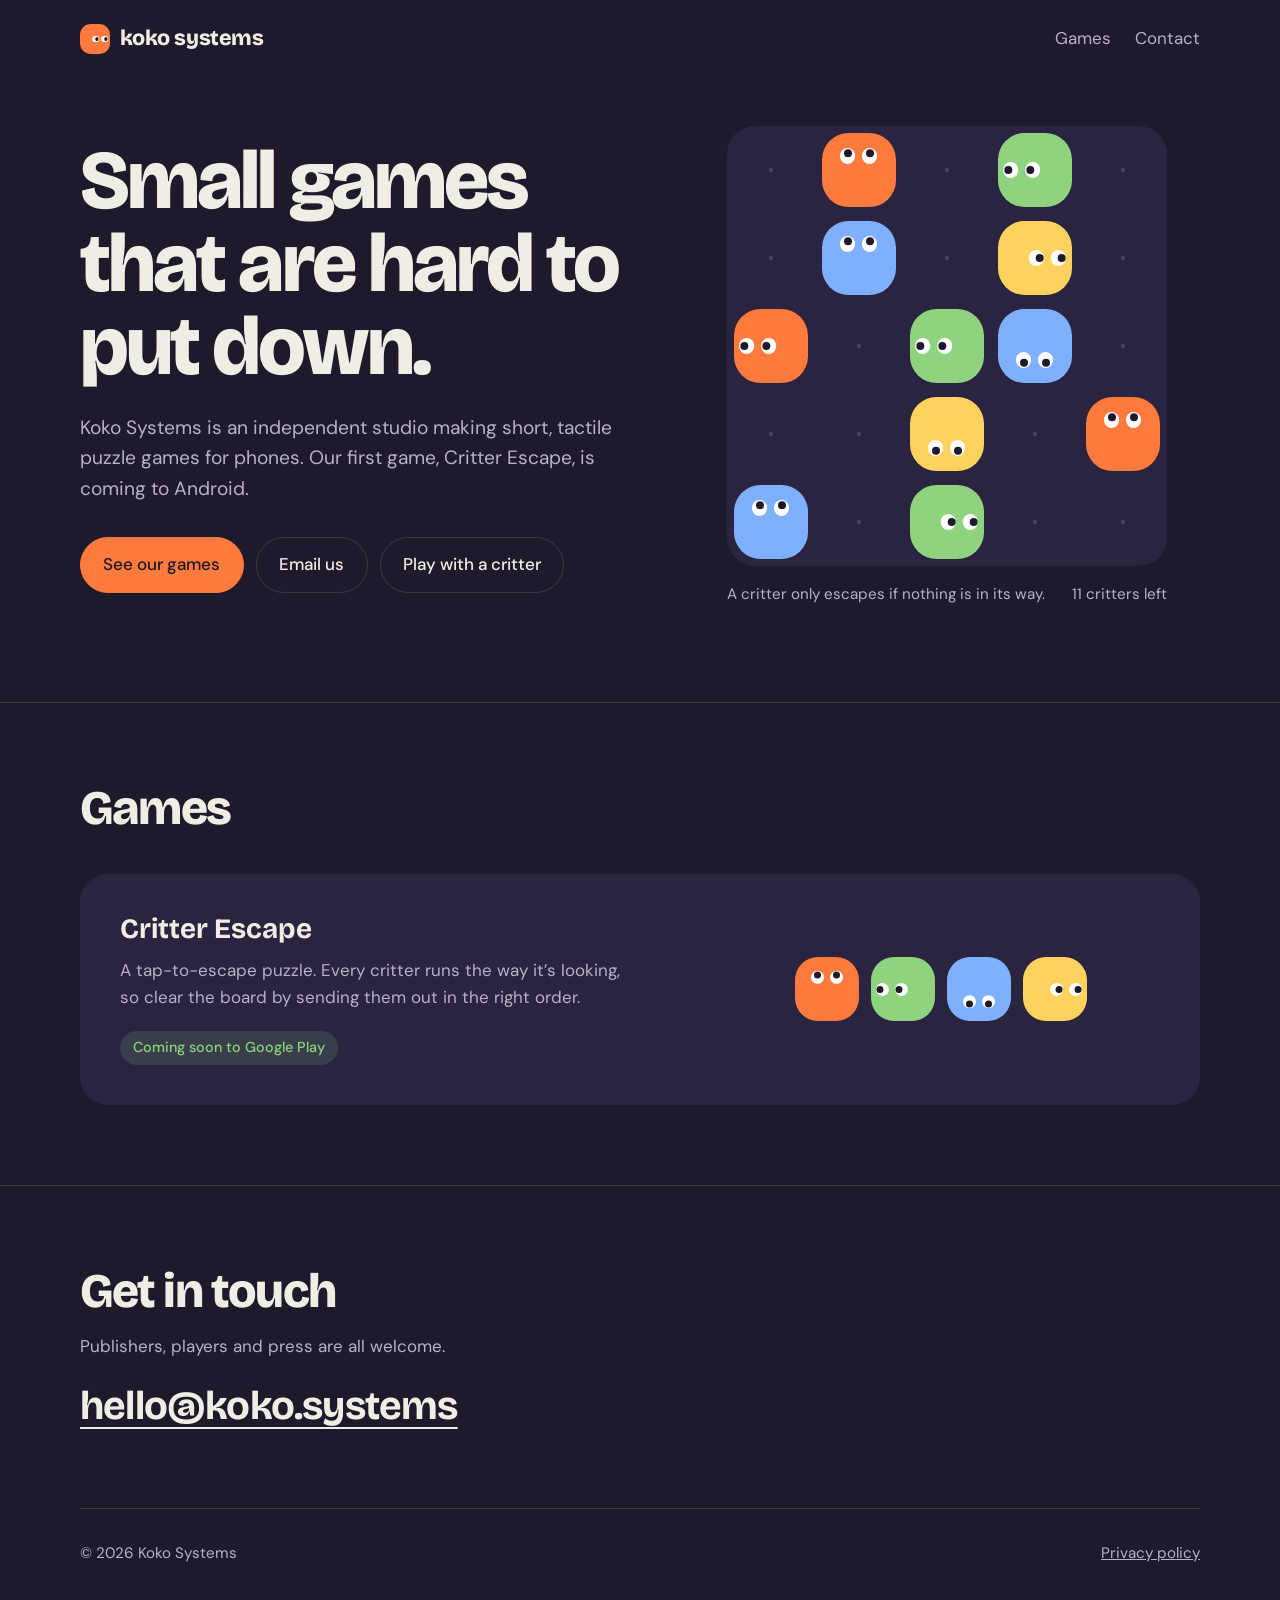
<file: index.html>
<!doctype html>
<html lang="en">
<head>
  <meta charset="utf-8">
  <meta name="viewport" content="width=device-width, initial-scale=1">
  <title>Koko Systems – small games that are hard to put down</title>
  <meta name="description" content="Koko Systems is an independent studio making short, tactile puzzle games for phones.">
  <link rel="preconnect" href="https://fonts.googleapis.com">
  <link rel="preconnect" href="https://fonts.gstatic.com" crossorigin>
  <link href="https://fonts.googleapis.com/css2?family=Bricolage+Grotesque:opsz,wght@12..96,700;12..96,800&family=DM+Sans:wght@400;500&display=swap" rel="stylesheet">
  <link rel="stylesheet" href="style.css">
</head>
<body>
  <header class="wrap top">
    <a class="logo" href="./">
      <span class="mini" data-dir="right" aria-hidden="true"><span class="bod"><span class="eyes"><span class="eye"></span><span class="eye"></span></span></span></span>
      koko systems
    </a>
    <nav aria-label="Main">
      <ul>
        <li><a href="#games">Games</a></li>
        <li><a href="#contact">Contact</a></li>
      </ul>
    </nav>
  </header>

  <main>
    <section class="wrap hero">
      <div>
        <h1>Small games that are hard to put down.</h1>
        <p class="lede">Koko Systems is an independent studio making short, tactile puzzle games for phones. Our first game, Critter Escape, is coming to Android.</p>
        <div class="actions">
          <a class="btn btn-main" href="#games">See our games</a>
          <a class="btn" href="mailto:hello@koko.systems">Email us</a>
          <button class="btn" id="play" type="button" aria-pressed="false">Play with a critter</button>
        </div>
        <p class="hint" id="hint" hidden>Move with WASD or the arrow keys. Walk to the logo to say hi. Esc stops.</p>
      </div>

      <div class="play">
        <div class="board" id="board" role="group" aria-label="Mini puzzle: tap critters to let them escape">
          <div class="win">
            <p>Board cleared.<br>That’s Critter Escape.</p>
            <button class="btn btn-main" type="button" id="again">Play again</button>
          </div>
        </div>
        <div class="board-foot">
          <span>A critter only escapes if nothing is in its way.</span>
          <span id="left" aria-live="polite"></span>
        </div>
      </div>
    </section>

    <section class="section" id="games">
      <div class="wrap">
        <h2>Games</h2>
        <article class="game">
          <div>
            <h3>Critter Escape</h3>
            <p>A tap-to-escape puzzle. Every critter runs the way it’s looking, so clear the board by sending them out in the right order.</p>
            <span class="tag">Coming soon to Google Play</span>
          </div>
          <div class="lineup" aria-hidden="true">
            <span class="mini" data-dir="up" style="--col: var(--fox)"><span class="bod"><span class="eyes"><span class="eye"></span><span class="eye"></span></span></span></span>
            <span class="mini" data-dir="left" style="--col: var(--leaf)"><span class="bod"><span class="eyes"><span class="eye"></span><span class="eye"></span></span></span></span>
            <span class="mini" data-dir="down" style="--col: var(--sky)"><span class="bod"><span class="eyes"><span class="eye"></span><span class="eye"></span></span></span></span>
            <span class="mini" data-dir="right" style="--col: var(--sun)"><span class="bod"><span class="eyes"><span class="eye"></span><span class="eye"></span></span></span></span>
          </div>
        </article>
      </div>
    </section>

    <section class="section" id="contact">
      <div class="wrap">
        <h2>Get in touch</h2>
        <p>Publishers, players and press are all welcome.</p>
        <a class="mail" href="mailto:hello@koko.systems">hello@koko.systems</a>
      </div>
    </section>
  </main>

  <footer class="wrap foot">
    <span>© 2026 Koko Systems</span>
    <a href="privacy/">Privacy policy</a>
  </footer>

  <div class="stick" id="stick" hidden aria-hidden="true"><span class="knob"></span></div>

  <script>
    const LEVEL = [
      [0, 1, "up", "fox"], [1, 1, "up", "sky"], [0, 3, "left", "leaf"],
      [1, 3, "right", "sun"], [2, 0, "left", "fox"], [2, 2, "left", "leaf"],
      [2, 3, "down", "sky"], [3, 2, "down", "sun"], [4, 2, "right", "leaf"],
      [3, 4, "up", "fox"], [4, 0, "up", "sky"]
    ];
    const STEP = { up: [-1, 0], down: [1, 0], left: [0, -1], right: [0, 1] };
    const board = document.getElementById("board");
    const leftEl = document.getElementById("left");
    const calm = matchMedia("(prefers-reduced-motion: reduce)").matches;
    let occupied, remaining;

    const showCount = () => {
      leftEl.textContent = remaining ? `${remaining} critters left` : "All free";
    };

    const isBlocked = (r, c, dir) => {
      const [dr, dc] = STEP[dir];
      for (r += dr, c += dc; r >= 0 && r < 5 && c >= 0 && c < 5; r += dr, c += dc) {
        if (occupied.has(`${r},${c}`)) return true;
      }
      return false;
    };

    function tap(el, r, c, dir) {
      if (isBlocked(r, c, dir)) {
        el.classList.remove("nope");
        void el.offsetWidth;
        el.classList.add("nope");
        return;
      }
      const [dr, dc] = STEP[dir];
      occupied.delete(`${r},${c}`);
      el.disabled = true;
      el.style.transform = `translate(${dc * 600}%, ${dr * 600}%)`;
      setTimeout(() => el.remove(), calm ? 0 : 500);
      remaining--;
      showCount();
      if (!remaining) setTimeout(() => board.classList.add("cleared"), calm ? 0 : 450);
    }

    function setup(back) {
      board.querySelectorAll(".critter").forEach(el => el.remove());
      board.classList.remove("cleared");
      occupied = new Set(LEVEL.map(([r, c]) => `${r},${c}`));
      remaining = LEVEL.length;
      for (const [r, c, dir, col] of LEVEL) {
        const el = document.createElement("button");
        el.type = "button";
        el.className = "critter";
        el.dataset.dir = dir;
        el.style.cssText = `--r:${r};--c:${c};--col:var(--${col})`;
        el.setAttribute("aria-label", `Critter facing ${dir}`);
        if (back && !calm) el.style.transform = `translate(${STEP[dir][1] * 600}%, ${STEP[dir][0] * 600}%)`;
        el.innerHTML = '<span class="bod"><span class="eyes"><span class="eye"></span><span class="eye"></span></span></span>';
        el.addEventListener("click", () => tap(el, r, c, dir));
        board.appendChild(el);
      }
      if (back && !calm) {
        void board.offsetWidth;
        const all = board.querySelectorAll(".critter");
        all.forEach(el => { el.classList.add("return"); el.style.transform = ""; });
        setTimeout(() => all.forEach(el => el.classList.remove("return")), 600);
      }
      showCount();
    }

    document.getElementById("again").addEventListener("click", () => setup(true));
    setup();

    const fly = () => {
      if (document.hidden || board.querySelectorAll(".fly").length >= 2) return;
      const W = board.clientWidth, H = board.clientHeight;
      const depth = .4 + Math.random() * .6, size = Math.round(6 + 12 * depth);
      const onEdge = e => { const t = Math.random(); return [[t * W, -size], [W + size, t * H], [t * W, H + size], [-size, t * H]][e]; };
      const e1 = Math.floor(Math.random() * 4), e2 = (e1 + 1 + Math.floor(Math.random() * 3)) % 4;
      const [sx, sy] = onEdge(e1), [ex, ey] = onEdge(e2);
      const cx = (sx + ex) / 2 + (Math.random() - .5) * W * .8, cy = (sy + ey) / 2 + (Math.random() - .5) * H * .8;
      const frames = [0, .25, .5, .75, 1].map(t => {
        const a = (1 - t) * (1 - t), b = 2 * (1 - t) * t, d = t * t;
        return { transform: `translate(${a * sx + b * cx + d * ex}px, ${a * sy + b * cy + d * ey}px)` };
      });
      const el = document.createElement("span");
      el.className = "fly";
      el.style.cssText = `width:${size}px;height:${size}px;opacity:${(.12 + .2 * depth).toFixed(2)};background:var(--${["fox", "leaf", "sky", "sun"][Math.floor(Math.random() * 4)]})`;
      board.prepend(el);
      el.animate(frames, { duration: (11 - 5 * depth) * 1000, easing: "linear" }).onfinish = () => el.remove();
    };
    const ship = () => {
      if (document.hidden || board.querySelector(".ship")) return;
      const W = board.clientWidth, H = board.clientHeight, s = 22, ltr = Math.random() < .5;
      const sx = ltr ? -2 * s : W + 2 * s, ex = ltr ? W + 2 * s : -2 * s;
      const sy = H * (.1 + Math.random() * .8), ey = Math.max(0, Math.min(H, sy + (Math.random() - .5) * H * .5));
      const cx = W / 2, cy = (sy + ey) / 2 + (Math.random() - .5) * H * .3;
      const frames = [0, .2, .4, .6, .8, 1].map(t => {
        const a = (1 - t) * (1 - t), b = 2 * (1 - t) * t, d = t * t;
        const vx = 2 * (1 - t) * (cx - sx) + 2 * t * (ex - cx), vy = 2 * (1 - t) * (cy - sy) + 2 * t * (ey - cy);
        return { transform: `translate(${a * sx + b * cx + d * ex}px, ${a * sy + b * cy + d * ey}px) rotate(${Math.atan2(vy, vx)}rad)` };
      });
      const el = document.createElement("span");
      el.className = "ship";
      board.prepend(el);
      el.animate(frames, { duration: (16 + Math.random() * 8) * 1000, easing: "linear" }).onfinish = () => el.remove();
    };

    // Grid dots that slowly brighten with a soft halo, a few at a time
    const lit = new Set();
    const glint = () => {
      if (document.hidden || lit.size >= 5) return;
      const free = [...Array(25).keys()].filter(i => !lit.has(i) && !occupied.has(`${Math.floor(i / 5)},${i % 5}`));
      if (!free.length) return;
      const k = free[Math.floor(Math.random() * free.length)];
      lit.add(k);
      const el = document.createElement("span");
      el.className = "glint";
      el.style.cssText = `left:${(k % 5) * 20 + 10}%;top:${Math.floor(k / 5) * 20 + 10}%;animation-duration:${(3 + Math.random() * 2.5).toFixed(1)}s`;
      el.addEventListener("animationend", () => { lit.delete(k); el.remove(); });
      board.prepend(el);
    };

    // Fading trail behind anything that moves (critters, flyers, the ship)
    const TRACK = ".critter .bod, .mini:not(.player) .bod, .fly, .ship";
    const seen = new WeakMap();
    const ghost = (el, r, b) => {
      const isShip = el.classList.contains("ship"), cs = getComputedStyle(el);
      const w = isShip ? el.offsetHeight * .9 : r.width, h = isShip ? w : r.height;
      const inBoard = board.contains(el);
      const x = (inBoard ? r.left - b.left : r.left + scrollX) + (r.width - w) / 2;
      const y = (inBoard ? r.top - b.top : r.top + scrollY) + (r.height - h) / 2;
      const g = document.createElement("span");
      g.className = "ghost";
      g.style.cssText = `width:${w}px;height:${h}px;background:${isShip ? cs.color : cs.backgroundColor};border-radius:${isShip ? "50%" : cs.borderRadius};animation-duration:${isShip ? 1.4 : el.classList.contains("fly") ? .8 : .5}s`;
      g.style.setProperty("--gx", x + "px");
      g.style.setProperty("--gy", y + "px");
      g.style.setProperty("--go", Math.min(.35, +cs.opacity || .3));
      g.addEventListener("animationend", () => g.remove());
      (inBoard ? board : document.body)[inBoard ? "prepend" : "append"](g);
    };
    const sample = () => {
      if (!document.hidden) {
        const b = board.getBoundingClientRect();
        document.querySelectorAll(TRACK).forEach(el => {
          const r = el.getBoundingClientRect(), x = r.left + scrollX + r.width / 2, y = r.top + scrollY + r.height / 2, p = seen.get(el);
          if (!p) return seen.set(el, [x, y]);
          const gap = el.classList.contains("ship") ? 6 : Math.max(8, r.width * .35);
          if (Math.hypot(x - p[0], y - p[1]) < gap) return;
          seen.set(el, [x, y]);
          ghost(el, r, b);
        });
      }
      requestAnimationFrame(sample);
    };

    if (!calm) {
      const loop = () => { fly(); setTimeout(loop, 3000 + Math.random() * 4000); };
      setTimeout(loop, 1200);
      const shipLoop = () => { ship(); setTimeout(shipLoop, 16000 + Math.random() * 12000); };
      setTimeout(shipLoop, 4000);
      requestAnimationFrame(sample);
      const glow = () => { glint(); setTimeout(glow, 700 + Math.random() * 1500); };
      setTimeout(glow, 600);
    }
  </script>
  <script>
    (() => {
      const btn = document.getElementById("play");
      const hint = document.getElementById("hint");
      const logo = document.querySelector(".logo");
      const DIR = { arrowup: "up", w: "up", arrowdown: "down", s: "down", arrowleft: "left", a: "left", arrowright: "right", d: "right" };
      const VEC = { up: [0, -1], down: [0, 1], left: [-1, 0], right: [1, 0] };
      const SPEED = 280;
      let SIZE = 44;
      const calm = matchMedia("(prefers-reduced-motion: reduce)").matches;
      const touch = matchMedia("(hover: none) and (pointer: coarse)").matches;
      const HINT = hint.textContent, STICK_HINT = "Drag the stick to move. Walk to the logo to say hi.";
      const stick = document.getElementById("stick"), knob = stick.firstElementChild, R = 34;
      let pad = [0, 0];
      let el = null, x = 0, y = 0, lx = 0, ly = 0, last = 0, held = [], touching = false, fussing = false, raf = 0;

      const clamp = (v, lo, hi) => Math.max(lo, Math.min(hi, v));
      const hits = (a, b) => a.left < b.right && a.right > b.left && a.top < b.bottom && a.bottom > b.top;

      const love = () => {
        el.classList.remove("love");
        void el.offsetWidth;
        el.classList.add("love");
        for (let i = 0; i < 3; i++) {
          const h = document.createElement("span");
          h.className = "heart";
          h.textContent = "\u2665";
          h.setAttribute("aria-hidden", "true");
          h.style.setProperty("--dx", (i - 1) * 18 + "px");
          h.style.animationDelay = i * .25 + "s";
          h.addEventListener("animationend", () => h.remove());
          el.append(h);
        }
        setTimeout(() => el && el.classList.remove("love"), 1600);
      };

      const SELECTOR = ".critter, .mini:not(.player)";

      const nudge = () => {
        const p = el.getBoundingClientRect(), px = p.left + p.width / 2, py = p.top + p.height / 2;
        document.querySelectorAll(SELECTOR).forEach(h => {
          const r = h.getBoundingClientRect();
          const dx = px - (r.left + r.width / 2), dy = py - (r.top + r.height / 2);
          const d = Math.hypot(dx, dy) || 1, ux = dx / d, uy = dy / d;
          const push = Math.max(0, Math.min(48, 22 + r.width * .42 + 4 - d));
          h.classList.toggle("watching", d < 170);
          h.classList.toggle("shoved", push > 0);
          h.style.setProperty("--wx", ux * 35 + "%");
          h.style.setProperty("--wy", uy * 35 + "%");
          h.querySelector(".bod").style.translate = push ? `${-ux * push}px ${-uy * push}px` : "";
        });
      };

      const inBoard = () => {
        const p = el.getBoundingClientRect(), b = board.getBoundingClientRect();
        const cx = p.left + p.width / 2, cy = p.top + p.height / 2;
        return cx > b.left && cx < b.right && cy > b.top && cy < b.bottom;
      };

      const fuss = () => {
        const me = el;
        fussing = true;
        const bang = document.createElement("span");
        bang.className = "bang";
        bang.textContent = "!";
        bang.setAttribute("aria-hidden", "true");
        me.append(bang);
        setTimeout(() => { if (el !== me) return; bang.remove(); me.classList.add("shake"); }, 1300);
        setTimeout(() => { if (el !== me) return; me.classList.remove("shake"); setup(true); fussing = false; setTimeout(() => { if (el === me) love(); }, 550); }, 2000);
      };

      const steer = e => {
        const r = stick.getBoundingClientRect();
        let dx = e.clientX - (r.left + r.width / 2), dy = e.clientY - (r.top + r.height / 2);
        const d = Math.hypot(dx, dy), k = d > R ? R / d : 1;
        dx *= k; dy *= k;
        knob.style.translate = `${dx}px ${dy}px`;
        const m = Math.hypot(dx, dy) / R, f = m < .15 ? 0 : ((m - .15) / .85) ** 1.5;
        pad = f ? [dx / (m * R) * f, dy / (m * R) * f] : [0, 0];
      };
      const release = () => {
        stick.classList.remove("on");
        knob.style.translate = "";
        pad = [0, 0];
      };
      stick.addEventListener("pointerdown", e => { stick.setPointerCapture(e.pointerId); stick.classList.add("on"); steer(e); });
      stick.addEventListener("pointermove", e => { if (stick.hasPointerCapture(e.pointerId)) steer(e); });
      stick.addEventListener("pointerup", release);
      stick.addEventListener("pointercancel", release);

      const fit = () => {
        SIZE = clamp(Math.round(board.clientWidth * .168), 28, 44);
        document.documentElement.style.setProperty("--ps", SIZE + "px");
      };

      const puff = () => {
        const p = document.createElement("span");
        p.className = "trail";
        p.style.setProperty("--tx", x + "px");
        p.style.setProperty("--ty", y + "px");
        p.addEventListener("animationend", () => p.remove());
        document.body.append(p);
      };

      const tick = t => {
        const dt = Math.min((t - last) / 1000, .05);
        last = t;
        let dx = 0, dy = 0;
        held.forEach(d => { dx += VEC[d][0]; dy += VEC[d][1]; });
        dx += pad[0]; dy += pad[1];
        if (dx || dy) {
          const n = Math.max(1, Math.hypot(dx, dy)), root = document.documentElement, sp = Math.min(SPEED, innerWidth * .45);
          x = clamp(x + dx / n * sp * dt, 0, root.scrollWidth - SIZE);
          y = clamp(y + dy / n * sp * dt, 0, root.scrollHeight - SIZE);
          el.dataset.dir = pad[0] || pad[1] ? (Math.abs(dx) > Math.abs(dy) ? (dx > 0 ? "right" : "left") : (dy > 0 ? "down" : "up")) : held[held.length - 1];
          el.style.transform = `translate(${x}px, ${y}px)`;
          if (!calm && Math.hypot(x - lx, y - ly) > 12) { puff(); lx = x; ly = y; }
          const r = el.getBoundingClientRect(), m = 120;
          if (r.top < m) scrollBy({ top: r.top - m, behavior: "instant" });
          else if (r.bottom > innerHeight - m) scrollBy({ top: r.bottom - innerHeight + m, behavior: "instant" });
          const now = hits(el.getBoundingClientRect(), logo.getBoundingClientRect());
          if (now && !touching) love();
          touching = now;
          nudge();
        }
        if (!fussing && remaining === 0 && inBoard()) fuss();
        raf = requestAnimationFrame(tick);
      };

      const start = () => {
        fit();
        el = document.createElement("span");
        el.className = "mini player";
        el.dataset.dir = "right";
        el.style.setProperty("--col", "var(--sky)");
        el.setAttribute("aria-hidden", "true");
        el.innerHTML = '<span class="bod"><span class="eyes"><span class="eye"></span><span class="eye"></span></span></span>';
        x = scrollX + innerWidth / 2;
        y = scrollY + innerHeight / 2;
        lx = x; ly = y;
        el.style.transform = `translate(${x}px, ${y}px)`;
        document.body.append(el);
        btn.textContent = "Stop playing";
        btn.setAttribute("aria-pressed", "true");
        hint.textContent = touch ? STICK_HINT : HINT;
        hint.hidden = false;
        stick.hidden = !touch;
        last = performance.now();
        raf = requestAnimationFrame(tick);
      };

      const stop = () => {
        cancelAnimationFrame(raf);
        document.querySelectorAll(SELECTOR).forEach(h => {
          h.classList.remove("watching", "shoved");
          h.querySelector(".bod").style.translate = "";
        });
        el.remove();
        el = null;
        held = [];
        touching = false;
        fussing = false;
        btn.textContent = "Play with a critter";
        btn.setAttribute("aria-pressed", "false");
        hint.hidden = true;
        stick.hidden = true;
        release();
      };

      btn.addEventListener("click", () => (el ? stop() : start()));

      addEventListener("keydown", e => {
        if (!el || e.ctrlKey || e.metaKey || e.altKey) return;
        if (e.key === "Escape") return stop();
        const d = DIR[e.key.toLowerCase()];
        if (!d) return;
        e.preventDefault();
        if (!held.includes(d)) held.push(d);
      });
      addEventListener("keyup", e => {
        const d = DIR[e.key.toLowerCase()];
        held = held.filter(k => k !== d);
      });
      addEventListener("blur", () => { held = []; });
      addEventListener("resize", () => { if (el) fit(); });
    })();
  </script>
</body>
</html>
</file>
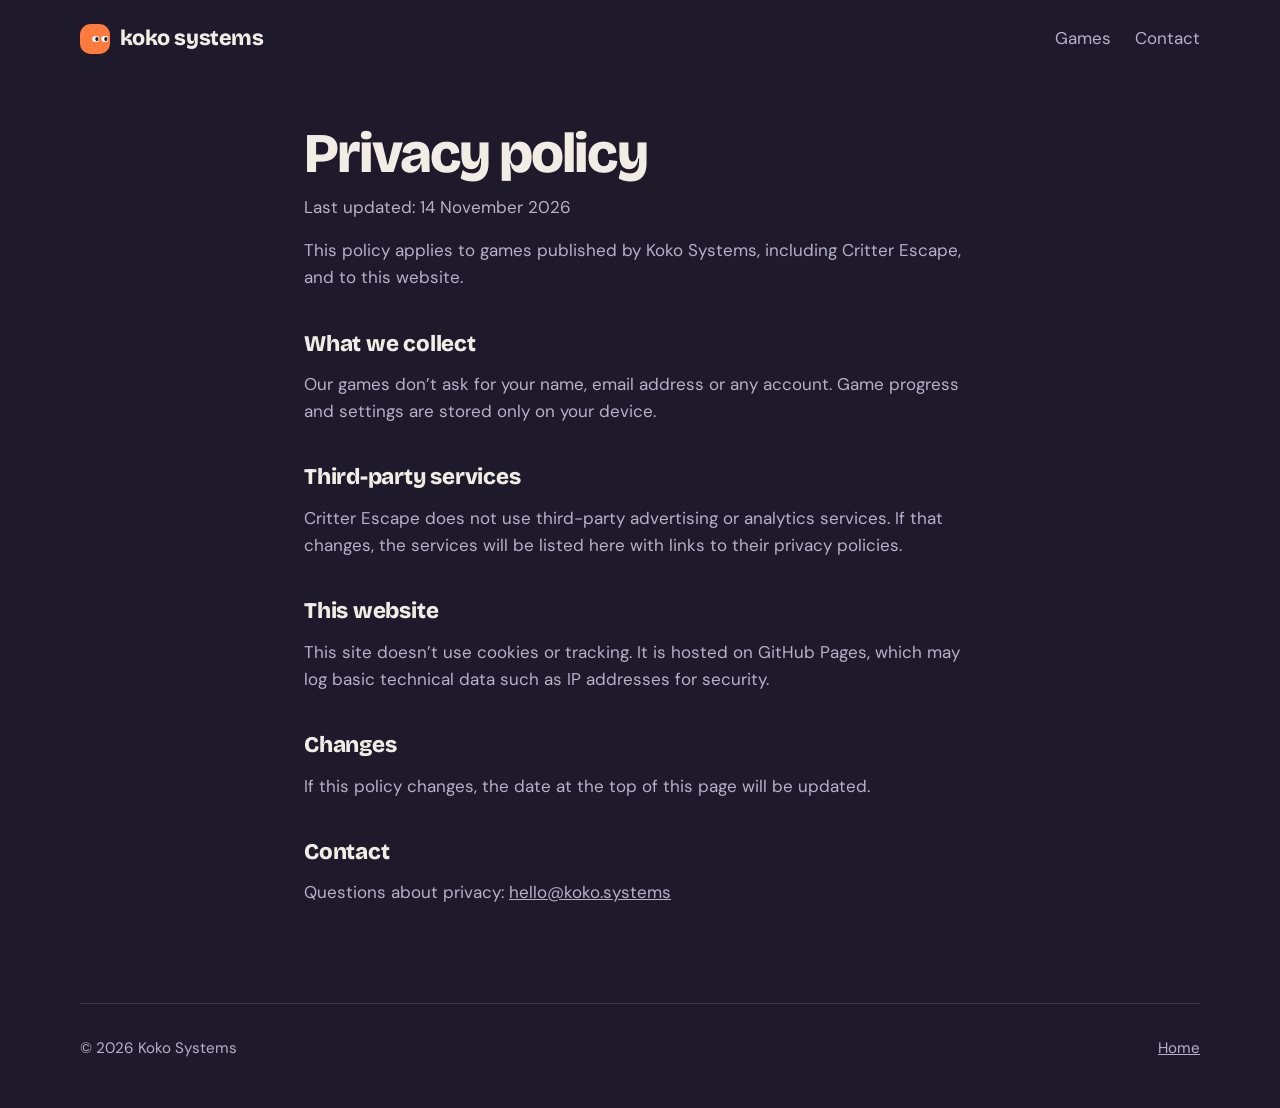
<file: privacy/index.html>
<!doctype html>
<html lang="en">
<head>
  <meta charset="utf-8">
  <meta name="viewport" content="width=device-width, initial-scale=1">
  <title>Privacy policy – Koko Systems</title>
  <link rel="preconnect" href="https://fonts.googleapis.com">
  <link rel="preconnect" href="https://fonts.gstatic.com" crossorigin>
  <link href="https://fonts.googleapis.com/css2?family=Bricolage+Grotesque:opsz,wght@12..96,700;12..96,800&family=DM+Sans:wght@400;500&display=swap" rel="stylesheet">
  <link rel="stylesheet" href="../style.css">
</head>
<body>
  <header class="wrap top">
    <a class="logo" href="../">
      <span class="mini" data-dir="right" aria-hidden="true"><span class="bod"><span class="eyes"><span class="eye"></span><span class="eye"></span></span></span></span>
      koko systems
    </a>
    <nav aria-label="Main">
      <ul>
        <li><a href="../#games">Games</a></li>
        <li><a href="../#contact">Contact</a></li>
      </ul>
    </nav>
  </header>

  <main class="wrap doc">
    <h1>Privacy policy</h1>
    <p class="updated">Last updated: 14 November 2026</p>

    <p>This policy applies to games published by Koko Systems, including Critter Escape, and to this website.</p>

    <h2>What we collect</h2>
    <p>Our games don’t ask for your name, email address or any account. Game progress and settings are stored only on your device.</p>

    <!-- EDIT THIS SECTION: list every SDK in the build (ads, analytics, crash reporting) with a link to its privacy policy. -->
    <h2>Third-party services</h2>
    <p>Critter Escape does not use third-party advertising or analytics services. If that changes, the services will be listed here with links to their privacy policies.</p>

    <h2>This website</h2>
    <p>This site doesn’t use cookies or tracking. It is hosted on GitHub Pages, which may log basic technical data such as IP addresses for security.</p>

    <h2>Changes</h2>
    <p>If this policy changes, the date at the top of this page will be updated.</p>

    <h2>Contact</h2>
    <p>Questions about privacy: <a href="mailto:hello@koko.systems">hello@koko.systems</a></p>
  </main>

  <footer class="wrap foot">
    <span>© 2026 Koko Systems</span>
    <a href="../">Home</a>
  </footer>
</body>
</html>
</file>
<file: style.css>
:root {
  color-scheme: dark;
  --burrow: #1E1A2B;
  --den: #2A2440;
  --chalk: #F2EDE4;
  --mute: #B9B0C9;
  --line: rgba(242, 237, 228, .14);
  --fox: #FF7A3D;
  --leaf: #8FD37E;
  --sky: #7FB0FF;
  --sun: #FFD25E;
  --display: "Bricolage Grotesque", "Arial Black", system-ui, sans-serif;
  --text: "DM Sans", system-ui, -apple-system, "Segoe UI", sans-serif;
}

* { box-sizing: border-box; margin: 0; }
html { scroll-behavior: smooth; }
body {
  background: var(--burrow);
  color: var(--chalk);
  font: 400 1.0625rem/1.6 var(--text);
  -webkit-font-smoothing: antialiased;
}
a { color: inherit; }
:focus-visible { outline: 3px solid var(--sun); outline-offset: 3px; border-radius: 6px; }
.wrap { width: min(1120px, 100% - 3rem); margin-inline: auto; }

/* Header */
.top { display: flex; align-items: center; justify-content: space-between; gap: 1rem; padding-block: 1.5rem; }
.logo { display: flex; align-items: center; gap: .6rem; font: 800 1.35rem/1 var(--display); letter-spacing: -.02em; text-decoration: none; }
.top ul { display: flex; gap: 1.5rem; list-style: none; padding: 0; }
.top ul a { color: var(--mute); text-decoration: none; }
.top ul a:hover { color: var(--chalk); }

/* Critter (shared by board, logo and lineup) */
.bod { display: grid; place-items: center; width: 100%; height: 100%; border-radius: 36%; background: var(--col, var(--fox)); }
.eyes { display: flex; justify-content: center; gap: 14%; width: 62%; transform: translate(var(--ex, 0), var(--ey, 0)); }
.eye { display: grid; place-items: center; width: 34%; aspect-ratio: 1; border-radius: 50%; background: #fff; }
.eye::after { content: ""; width: 52%; aspect-ratio: 1; border-radius: 50%; background: var(--burrow); transform: translate(var(--px, 0), var(--py, 0)); }
[data-dir="up"]    { --ex: 0;    --ey: -90%; --px: 0;    --py: -35%; --bx: 0;    --by: -12%; }
[data-dir="down"]  { --ex: 0;    --ey: 90%;  --px: 0;    --py: 35%;  --bx: 0;    --by: 12%; }
[data-dir="left"]  { --ex: -28%; --ey: 0;    --px: -35%; --py: 0;    --bx: -12%; --by: 0; }
[data-dir="right"] { --ex: 28%;  --ey: 0;    --px: 35%;  --py: 0;    --bx: 12%;  --by: 0; }
/* Eyes: blink, and look around slowly (right, left, up, down) before settling back */
@media (prefers-reduced-motion: no-preference) {
  .eye { animation: blink 6s infinite; animation-delay: calc(var(--c, 0) * -1.1s + var(--r, 0) * -.7s); }
  .eye::after { animation: look 11s ease-in-out infinite; animation-delay: calc(var(--c, 0) * -1.7s + var(--r, 0) * -2.3s); }
}
@keyframes blink { 0%, 93%, 100% { transform: scaleY(1); } 96% { transform: scaleY(.08); } }
@keyframes look {
  0%, 55%, 100% { transform: translate(var(--px, 0), var(--py, 0)); }
  62% { transform: translate(35%, 0); }
  70% { transform: translate(-35%, 0); }
  78% { transform: translate(0, -35%); }
  86% { transform: translate(0, 35%); }
  93% { transform: translate(var(--px, 0), var(--py, 0)); }
}
.mini { display: inline-block; flex: none; width: var(--size, 30px); height: var(--size, 30px); }

/* Hero */
.hero { display: grid; gap: 3.5rem; align-items: center; padding-block: 3rem 6rem; }
h1 { font: 800 clamp(2.75rem, 6.5vw, 5.25rem)/1 var(--display); letter-spacing: -.035em; max-width: 11ch; }
.lede { margin-top: 1.5rem; max-width: 34rem; color: var(--mute); font-size: 1.2rem; }
.actions { display: flex; flex-wrap: wrap; gap: .75rem; margin-top: 2rem; }
.btn { display: inline-flex; padding: .85rem 1.4rem; border: 1.5px solid var(--line); border-radius: 999px; font-weight: 500; text-decoration: none; }
.btn:hover { border-color: var(--chalk); }
.btn-main { background: var(--fox); border-color: var(--fox); color: var(--burrow); }
.btn-main:hover { background: #ff8f5c; border-color: #ff8f5c; }

/* Player critter (opt-in, WASD or arrows) */
button.btn { background: none; color: inherit; font: inherit; font-weight: 500; cursor: pointer; }
.hint { margin-top: .75rem; color: var(--mute); font-size: .95rem; }
.player { --size: var(--ps, 44px); position: absolute; top: 0; left: 0; z-index: 50; pointer-events: none; }
.player.love .eye { animation: wink .5s 3; animation-delay: 0s; }
.trail { position: absolute; top: 0; left: 0; z-index: 49; width: var(--ps, 44px); height: var(--ps, 44px); border-radius: 36%; background: var(--sky); pointer-events: none; animation: trail .5s ease-out forwards; }
@keyframes trail {
  from { opacity: .35; transform: translate(var(--tx), var(--ty)) scale(.9); }
  to { opacity: 0; transform: translate(var(--tx), var(--ty)) scale(.3); }
}
.heart { position: absolute; left: 50%; top: -4px; color: var(--fox); font-size: 1.25rem; line-height: 1; opacity: 0; animation: heart 1.4s ease-out both; }
.bod { transition: translate .5s cubic-bezier(.34, 1.56, .64, 1); }
.shoved .bod { transition: translate .12s ease-out; }
.watching[data-dir] { --px: var(--wx, 0%); --py: var(--wy, 0%); }
.watching .eye::after { animation: none; }
.critter.return { transition-timing-function: cubic-bezier(.2, .7, .3, 1); pointer-events: none; }
.bang { position: absolute; left: 50%; top: -28px; translate: -50% 0; color: var(--sun); font: 800 1.6rem/1 var(--display); animation: pop .25s ease-out; }
.player.shake { animation: shake .7s linear; }
@keyframes pop { from { opacity: 0; scale: .2; } }
@keyframes shake {
  0%, 100% { translate: 0 0; }
  15% { translate: -5px 2px; }
  30% { translate: 5px -2px; }
  45% { translate: -5px -1px; }
  60% { translate: 5px 2px; }
  75% { translate: -3px 0; }
  90% { translate: 3px 0; }
}
.ship { position: absolute; top: 0; left: 0; width: 26px; height: 10px; color: var(--mute); pointer-events: none; }
.ship::before { content: ""; position: absolute; inset: 0; background: currentColor; opacity: .35; clip-path: polygon(0 0, 100% 50%, 0 100%, 22% 50%); }
.ship::after { content: ""; position: absolute; left: 30%; top: 50%; width: 3px; height: 3px; border-radius: 50%; background: var(--chalk); translate: -50% -50%; box-shadow: 0 0 6px 2px rgba(242, 237, 228, .5); animation: shiplight 4.5s ease-in-out infinite; }
.ghost { position: absolute; top: 0; left: 0; pointer-events: none; animation: ghost .5s ease-out forwards; }
@keyframes shiplight { 0%, 100% { opacity: .05; } 50% { opacity: .9; } }
@keyframes ghost {
  from { opacity: var(--go, .3); transform: translate(var(--gx), var(--gy)) scale(.9); }
  to { opacity: 0; transform: translate(var(--gx), var(--gy)) scale(.3); }
}
.glint { position: absolute; width: 5px; height: 5px; border-radius: 50%; background: var(--chalk); translate: -50% -50%; opacity: 0; box-shadow: 0 0 10px 5px rgba(242, 237, 228, .25); pointer-events: none; animation: glint 4s ease-in-out forwards; }
@keyframes glint { 0%, 100% { opacity: 0; scale: .6; } 50% { opacity: .5; scale: 1.15; } }
.stick { position: fixed; left: 50%; translate: -50% 0; bottom: calc(1.25rem + env(safe-area-inset-bottom, 0px)); z-index: 60; width: 112px; height: 112px; border-radius: 50%; background: rgba(42, 36, 64, .7); border: 1.5px solid var(--line); touch-action: none; user-select: none; -webkit-touch-callout: none; }
.knob { position: absolute; left: 50%; top: 50%; width: 44px; height: 44px; margin: -22px 0 0 -22px; border-radius: 50%; background: var(--sky); opacity: .55; transition: translate .15s ease-out; }
.stick.on .knob { transition: none; opacity: .85; }
.fly { position: absolute; top: 0; left: 0; border-radius: 50%; pointer-events: none; }
@keyframes wink { 50% { transform: scaleY(.1); } }
@keyframes heart {
  0% { opacity: 0; transform: translate(calc(-50% + var(--dx)), 0) scale(.6); }
  20% { opacity: 1; }
  100% { opacity: 0; transform: translate(calc(-50% + var(--dx)), -64px) scale(1.2); }
}
@keyframes heartfade { 0%, 100% { opacity: 0; } 30%, 70% { opacity: 1; } }

/* Board */
.play { justify-self: center; width: min(100%, 440px); }
.board {
  position: relative; aspect-ratio: 1; overflow: hidden; border-radius: 28px;
  background: var(--den) radial-gradient(circle, rgba(242, 237, 228, .16) 2px, transparent 2.5px) 0 0 / 20% 20%;
}
.critter {
  position: absolute; width: 20%; height: 20%; padding: 1.6%;
  left: calc(var(--c) * 20%); top: calc(var(--r) * 20%);
  background: none; border: 0; cursor: pointer;
  transition: transform .5s cubic-bezier(.5, 0, .9, .4);
}
.critter:hover .bod { filter: brightness(1.08); }
.critter.nope .bod { animation: nope .3s ease-out; }
@keyframes nope { 35% { transform: translate(var(--bx), var(--by)); } }
.win { position: absolute; inset: 0; display: none; place-content: center; justify-items: center; gap: 1rem; padding: 2rem; text-align: center; }
.board.cleared .win { display: grid; }
.win p { font: 700 1.6rem/1.15 var(--display); }
.board-foot { display: flex; justify-content: space-between; gap: 1rem; margin-top: 1rem; color: var(--mute); font-size: .95rem; }
.link-btn { background: none; border: 0; padding: 0; color: var(--chalk); font: inherit; text-decoration: underline; cursor: pointer; }

/* Sections */
.section { padding-block: 5rem; border-top: 1px solid var(--line); }
h2 { font: 800 clamp(2rem, 4vw, 3rem)/1.05 var(--display); letter-spacing: -.03em; }
.game { display: grid; gap: 2rem; align-items: center; margin-top: 2.5rem; padding: clamp(1.5rem, 4vw, 2.5rem); border-radius: 28px; background: var(--den); }
.game h3 { font: 700 1.75rem/1.1 var(--display); }
.game p { margin-top: .75rem; max-width: 32rem; color: var(--mute); }
.tag { display: inline-block; margin-top: 1.25rem; padding: .35rem .8rem; border-radius: 999px; background: rgba(143, 211, 126, .15); color: var(--leaf); font-size: .9rem; font-weight: 500; }
.lineup { display: flex; flex-wrap: wrap; justify-content: center; gap: .75rem; --size: 64px; }
.lineup .mini:nth-child(2) { --c: 2; --r: 1; }
.lineup .mini:nth-child(3) { --c: 4; --r: 3; }
.lineup .mini:nth-child(4) { --c: 1; --r: 5; }
.mail { display: inline-block; margin-top: 1.5rem; font: 700 clamp(1.5rem, 4vw, 2.5rem)/1.1 var(--display); letter-spacing: -.02em; text-underline-offset: .2em; text-decoration-thickness: 2px; }
.mail:hover { color: var(--fox); }
.section > .wrap > p { margin-top: 1rem; max-width: 36rem; color: var(--mute); }

/* Footer */
.foot { display: flex; flex-wrap: wrap; justify-content: space-between; gap: 1rem; padding-block: 2rem 3rem; border-top: 1px solid var(--line); color: var(--mute); font-size: .95rem; }

/* Document pages (privacy etc.) */
.doc { max-width: 42rem; padding-block: 3rem 6rem; }
.doc h1 { font-size: clamp(2.25rem, 5vw, 3.5rem); max-width: none; }
.doc h2 { margin-top: 2.5rem; font-size: 1.4rem; letter-spacing: -.01em; }
.doc p, .doc li { margin-top: 1rem; color: var(--mute); }
.doc ul { padding-left: 1.25rem; }
.doc .updated { margin-top: .75rem; }

@media (min-width: 900px) {
  .hero { grid-template-columns: 1.1fr 1fr; }
  .game { grid-template-columns: 1.3fr 1fr; }
}
@media (prefers-reduced-motion: reduce) {
  html { scroll-behavior: auto; }
  .critter { transition: none; }
  .critter.nope .bod { animation: none; }
  .heart { animation-name: heartfade; }
  .player.love .eye { animation: none; }
  .player.shake, .bang { animation: none; }
  .bod, .shoved .bod { transition: none; }
  .knob { transition: none; }
}
</file>
